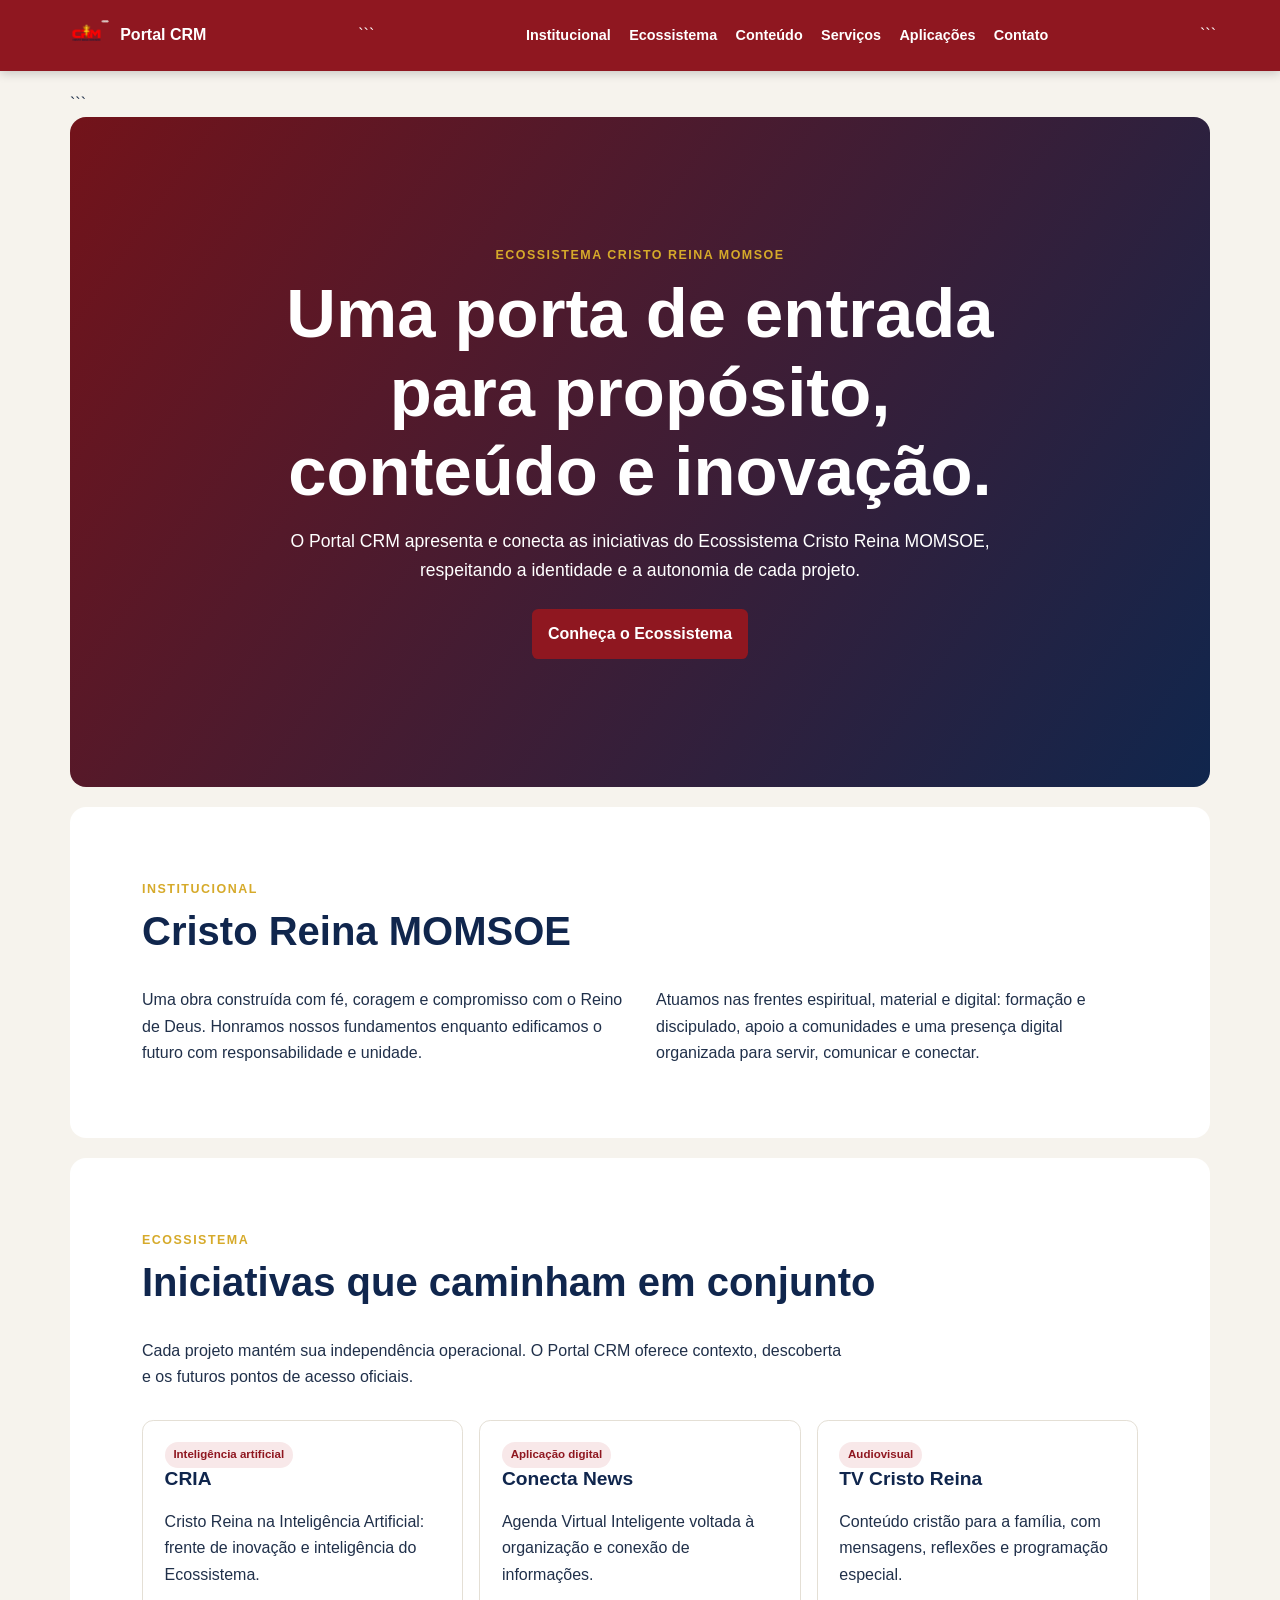
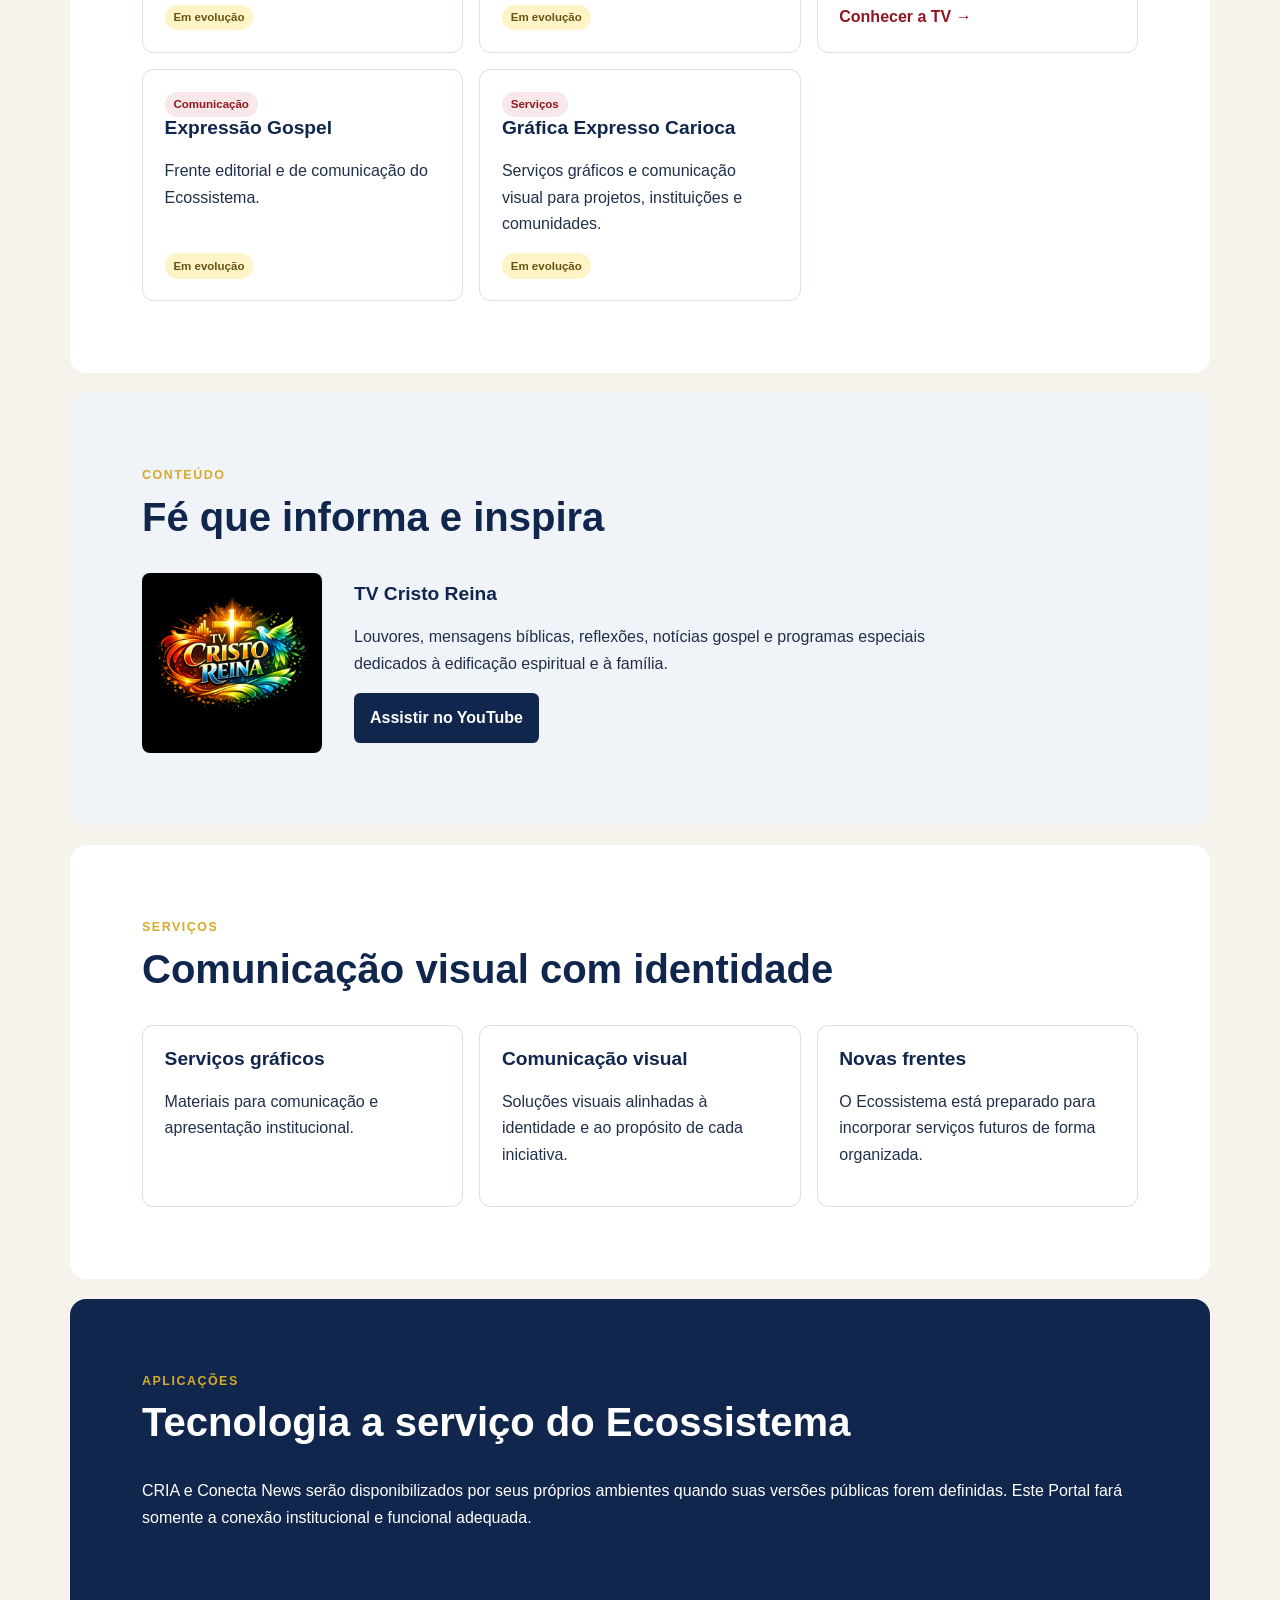
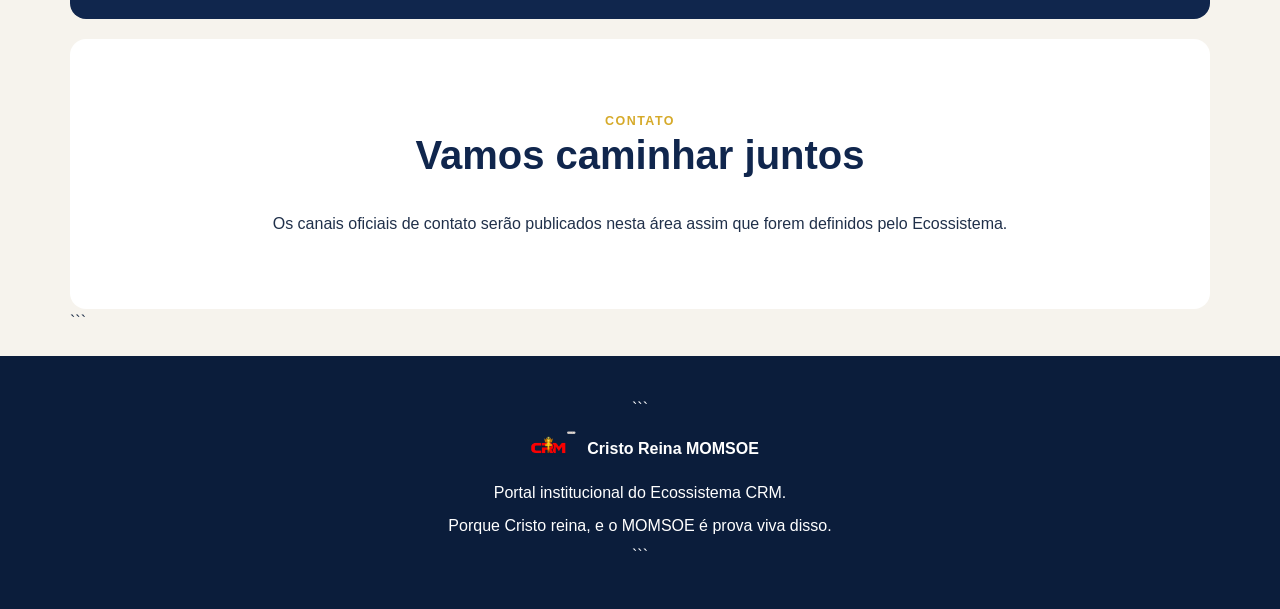
<file: index.html>
<!doctype html>

<html lang="pt-BR">
<head>
  <meta charset="UTF-8">
  <meta name="viewport" content="width=device-width, initial-scale=1.0">
  <meta name="description" content="Portal institucional do Ecossistema Cristo Reina MOMSOE.">
  <title>Portal CRM | Cristo Reina MOMSOE</title>

  <link rel="stylesheet" href="css/style.css">
  <script src="js/script.js" defer></script>
</head>

<body>
  <a class="skip-link" href="#main-content">Pular para o conteúdo</a>

  <header class="site-header">
    <a class="brand" href="#inicio" aria-label="Portal CRM — início">
      <img src="assets/Logo_CRM.png" alt="Logo Cristo Reina MOMSOE">
      <span>Portal CRM</span>
    </a>

```
<button
  class="menu-toggle"
  type="button"
  aria-label="Abrir menu"
  aria-controls="main-nav"
  aria-expanded="false">
  ☰
</button>

<nav class="nav" id="main-nav" aria-label="Navegação principal">
  <ul>
    <li><a href="#institucional">Institucional</a></li>
    <li><a href="#ecossistema">Ecossistema</a></li>
    <li><a href="#conteudo">Conteúdo</a></li>
    <li><a href="#servicos">Serviços</a></li>
    <li><a href="#aplicacoes">Aplicações</a></li>
    <li><a href="#contato">Contato</a></li>
  </ul>
</nav>
```

  </header>

  <main id="main-content">

```
<section class="hero" id="inicio" aria-labelledby="hero-title">
  <p class="eyebrow">Ecossistema Cristo Reina MOMSOE</p>

  <h1 id="hero-title">
    Uma porta de entrada para propósito, conteúdo e inovação.
  </h1>

  <p>
    O Portal CRM apresenta e conecta as iniciativas do Ecossistema
    Cristo Reina MOMSOE, respeitando a identidade e a autonomia de cada projeto.
  </p>

  <a class="button" href="#ecossistema">
    Conheça o Ecossistema
  </a>
</section>

<section class="section" id="institucional" aria-labelledby="institucional-title">
  <p class="eyebrow">Institucional</p>

  <h2 id="institucional-title">
    Cristo Reina MOMSOE
  </h2>

  <div class="two-columns">
    <p>
      Uma obra construída com fé, coragem e compromisso com o Reino de Deus.
      Honramos nossos fundamentos enquanto edificamos o futuro com responsabilidade
      e unidade.
    </p>

    <p>
      Atuamos nas frentes espiritual, material e digital: formação e discipulado,
      apoio a comunidades e uma presença digital organizada para servir,
      comunicar e conectar.
    </p>
  </div>
</section>

<section class="section" id="ecossistema" aria-labelledby="ecossistema-title">
  <p class="eyebrow">Ecossistema</p>

  <h2 id="ecossistema-title">
    Iniciativas que caminham em conjunto
  </h2>

  <p class="section-intro">
    Cada projeto mantém sua independência operacional.
    O Portal CRM oferece contexto, descoberta e os futuros pontos
    de acesso oficiais.
  </p>

  <div class="card-grid">

    <article class="card">
      <span class="tag">Inteligência artificial</span>
      <h3>CRIA</h3>
      <p>
        Cristo Reina na Inteligência Artificial: frente de inovação
        e inteligência do Ecossistema.
      </p>
      <span class="status">Em evolução</span>
    </article>

    <article class="card">
      <span class="tag">Aplicação digital</span>
      <h3>Conecta News</h3>
      <p>
        Agenda Virtual Inteligente voltada à organização e conexão
        de informações.
      </p>
      <span class="status">Em evolução</span>
    </article>

    <article class="card">
      <span class="tag">Audiovisual</span>
      <h3>TV Cristo Reina</h3>
      <p>
        Conteúdo cristão para a família, com mensagens, reflexões
        e programação especial.
      </p>

      <a class="text-link" href="templates/tv.html">
        Conhecer a TV
        <span aria-hidden="true">→</span>
      </a>
    </article>

    <article class="card">
      <span class="tag">Comunicação</span>
      <h3>Expressão Gospel</h3>
      <p>
        Frente editorial e de comunicação do Ecossistema.
      </p>
      <span class="status">Em evolução</span>
    </article>

    <article class="card">
      <span class="tag">Serviços</span>
      <h3>Gráfica Expresso Carioca</h3>
      <p>
        Serviços gráficos e comunicação visual para projetos,
        instituições e comunidades.
      </p>
      <span class="status">Em evolução</span>
    </article>

  </div>
</section>

<section class="section section-tint" id="conteudo" aria-labelledby="conteudo-title">
  <p class="eyebrow">Conteúdo</p>

  <h2 id="conteudo-title">
    Fé que informa e inspira
  </h2>

  <div class="feature">
    <img
      src="assets/Logo_TV_Cristo_Reina.png"
      alt="Logo TV Cristo Reina">

    <div>
      <h3>TV Cristo Reina</h3>

      <p>
        Louvores, mensagens bíblicas, reflexões, notícias gospel
        e programas especiais dedicados à edificação espiritual
        e à família.
      </p>

      <a
        class="button button-secondary"
        href="https://www.youtube.com/@cristoreinamomsoetv3836"
        target="_blank"
        rel="noopener noreferrer">
        Assistir no YouTube
      </a>
    </div>
  </div>
</section>

<section class="section" id="servicos" aria-labelledby="servicos-title">
  <p class="eyebrow">Serviços</p>

  <h2 id="servicos-title">
    Comunicação visual com identidade
  </h2>

  <div class="card-grid three">

    <article class="card">
      <h3>Serviços gráficos</h3>
      <p>
        Materiais para comunicação e apresentação institucional.
      </p>
    </article>

    <article class="card">
      <h3>Comunicação visual</h3>
      <p>
        Soluções visuais alinhadas à identidade e ao propósito
        de cada iniciativa.
      </p>
    </article>

    <article class="card">
      <h3>Novas frentes</h3>
      <p>
        O Ecossistema está preparado para incorporar serviços
        futuros de forma organizada.
      </p>
    </article>

  </div>
</section>

<section class="section section-dark" id="aplicacoes" aria-labelledby="aplicacoes-title">
  <p class="eyebrow">Aplicações</p>

  <h2 id="aplicacoes-title">
    Tecnologia a serviço do Ecossistema
  </h2>

  <p>
    CRIA e Conecta News serão disponibilizados por seus próprios
    ambientes quando suas versões públicas forem definidas.
    Este Portal fará somente a conexão institucional e funcional adequada.
  </p>
</section>

<section class="section contact" id="contato" aria-labelledby="contato-title">
  <p class="eyebrow">Contato</p>

  <h2 id="contato-title">
    Vamos caminhar juntos
  </h2>

  <p>
    Os canais oficiais de contato serão publicados nesta área
    assim que forem definidos pelo Ecossistema.
  </p>
</section>
```

  </main>

  <footer class="site-footer">

```
<a class="brand" href="#inicio">
  <img src="assets/Logo_CRM.png" alt="">
  <span>Cristo Reina MOMSOE</span>
</a>

<p>
  Portal institucional do Ecossistema CRM.
</p>

<p>
  Porque Cristo reina, e o MOMSOE é prova viva disso.
</p>
```

  </footer>

</body>
</html>
</file>
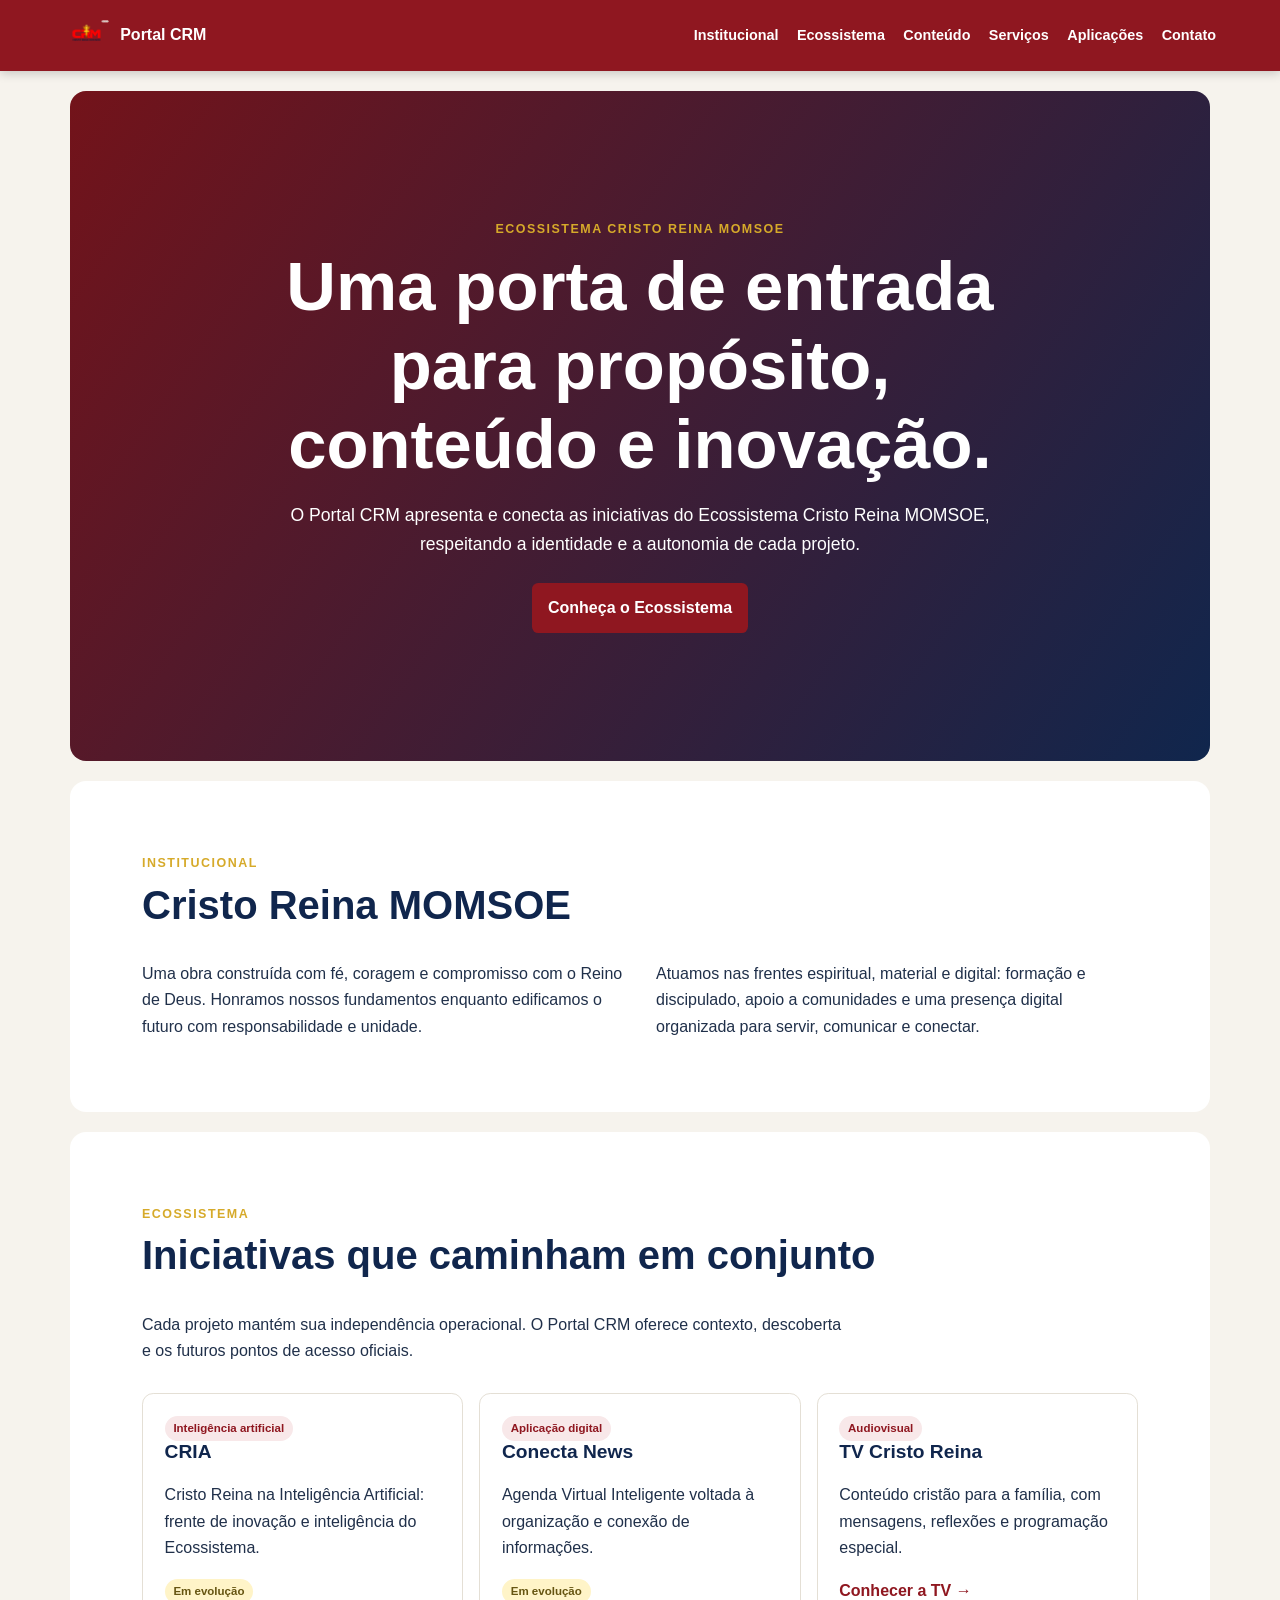
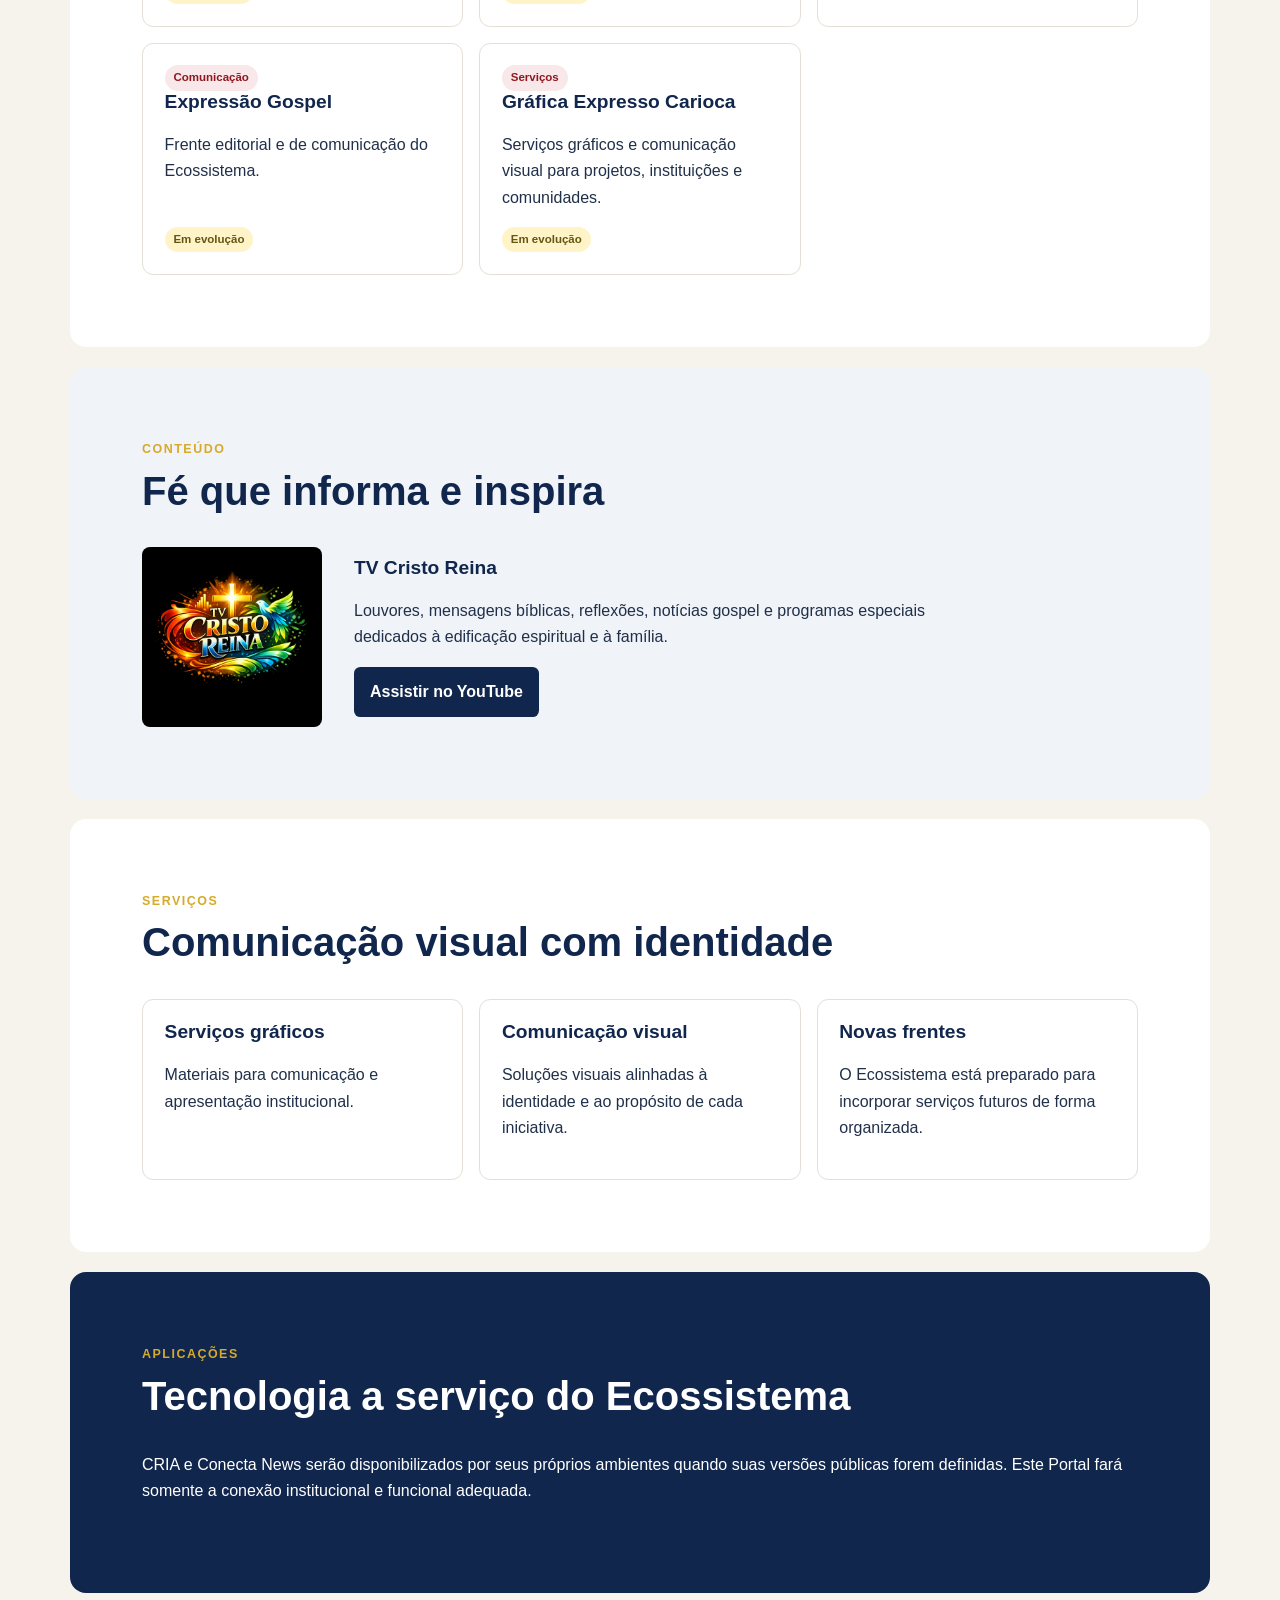
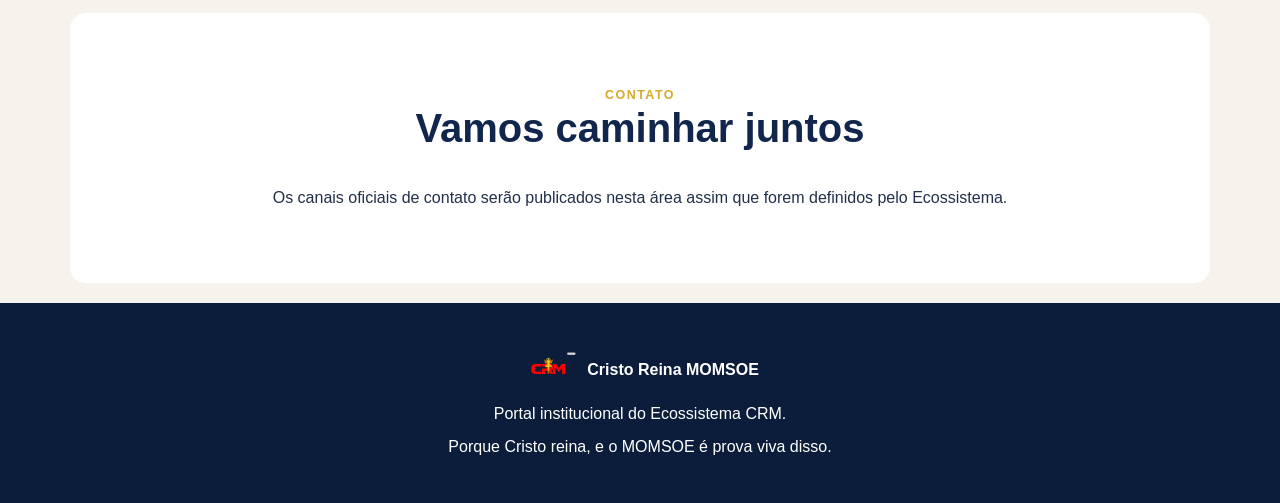
<file: templates/index.html>
<!doctype html>
<html lang="pt-BR">
<head>
  <meta charset="UTF-8">
  <meta name="viewport" content="width=device-width, initial-scale=1.0">
  <meta name="description" content="Portal institucional do Ecossistema Cristo Reina MOMSOE.">
  <title>Portal CRM | Cristo Reina MOMSOE</title>
  <link rel="stylesheet" href="../css/style.css">
  <script src="../js/script.js" defer></script>
</head>
<body>
  <a class="skip-link" href="#main-content">Pular para o conteúdo</a>
  <header class="site-header">
    <a class="brand" href="#inicio" aria-label="Portal CRM — início"><img src="../assets/Logo_CRM.png" alt="Logo Cristo Reina MOMSOE"><span>Portal CRM</span></a>
    <button class="menu-toggle" type="button" aria-label="Abrir menu" aria-controls="main-nav" aria-expanded="false">☰</button>
    <nav class="nav" id="main-nav" aria-label="Navegação principal">
      <ul><li><a href="#institucional">Institucional</a></li><li><a href="#ecossistema">Ecossistema</a></li><li><a href="#conteudo">Conteúdo</a></li><li><a href="#servicos">Serviços</a></li><li><a href="#aplicacoes">Aplicações</a></li><li><a href="#contato">Contato</a></li></ul>
    </nav>
  </header>

  <main id="main-content">
    <section class="hero" id="inicio" aria-labelledby="hero-title">
      <p class="eyebrow">Ecossistema Cristo Reina MOMSOE</p>
      <h1 id="hero-title">Uma porta de entrada para propósito, conteúdo e inovação.</h1>
      <p>O Portal CRM apresenta e conecta as iniciativas do Ecossistema Cristo Reina MOMSOE, respeitando a identidade e a autonomia de cada projeto.</p>
      <a class="button" href="#ecossistema">Conheça o Ecossistema</a>
    </section>

    <section class="section" id="institucional" aria-labelledby="institucional-title">
      <p class="eyebrow">Institucional</p><h2 id="institucional-title">Cristo Reina MOMSOE</h2>
      <div class="two-columns"><p>Uma obra construída com fé, coragem e compromisso com o Reino de Deus. Honramos nossos fundamentos enquanto edificamos o futuro com responsabilidade e unidade.</p><p>Atuamos nas frentes espiritual, material e digital: formação e discipulado, apoio a comunidades e uma presença digital organizada para servir, comunicar e conectar.</p></div>
    </section>

    <section class="section" id="ecossistema" aria-labelledby="ecossistema-title">
      <p class="eyebrow">Ecossistema</p><h2 id="ecossistema-title">Iniciativas que caminham em conjunto</h2>
      <p class="section-intro">Cada projeto mantém sua independência operacional. O Portal CRM oferece contexto, descoberta e os futuros pontos de acesso oficiais.</p>
      <div class="card-grid">
        <article class="card"><span class="tag">Inteligência artificial</span><h3>CRIA</h3><p>Cristo Reina na Inteligência Artificial: frente de inovação e inteligência do Ecossistema.</p><span class="status">Em evolução</span></article>
        <article class="card"><span class="tag">Aplicação digital</span><h3>Conecta News</h3><p>Agenda Virtual Inteligente voltada à organização e conexão de informações.</p><span class="status">Em evolução</span></article>
        <article class="card"><span class="tag">Audiovisual</span><h3>TV Cristo Reina</h3><p>Conteúdo cristão para a família, com mensagens, reflexões e programação especial.</p><a class="text-link" href="tv.html">Conhecer a TV <span aria-hidden="true">→</span></a></article>
        <article class="card"><span class="tag">Comunicação</span><h3>Expressão Gospel</h3><p>Frente editorial e de comunicação do Ecossistema.</p><span class="status">Em evolução</span></article>
        <article class="card"><span class="tag">Serviços</span><h3>Gráfica Expresso Carioca</h3><p>Serviços gráficos e comunicação visual para projetos, instituições e comunidades.</p><span class="status">Em evolução</span></article>
      </div>
    </section>

    <section class="section section-tint" id="conteudo" aria-labelledby="conteudo-title">
      <p class="eyebrow">Conteúdo</p><h2 id="conteudo-title">Fé que informa e inspira</h2>
      <div class="feature"><img src="../assets/Logo_TV_Cristo_Reina.png" alt="Logo TV Cristo Reina"><div><h3>TV Cristo Reina</h3><p>Louvores, mensagens bíblicas, reflexões, notícias gospel e programas especiais dedicados à edificação espiritual e à família.</p><a class="button button-secondary" href="https://www.youtube.com/@cristoreinamomsoetv3836" target="_blank" rel="noopener noreferrer">Assistir no YouTube</a></div></div>
    </section>

    <section class="section" id="servicos" aria-labelledby="servicos-title">
      <p class="eyebrow">Serviços</p><h2 id="servicos-title">Comunicação visual com identidade</h2>
      <div class="card-grid three"><article class="card"><h3>Serviços gráficos</h3><p>Materiais para comunicação e apresentação institucional.</p></article><article class="card"><h3>Comunicação visual</h3><p>Soluções visuais alinhadas à identidade e ao propósito de cada iniciativa.</p></article><article class="card"><h3>Novas frentes</h3><p>O Ecossistema está preparado para incorporar serviços futuros de forma organizada.</p></article></div>
    </section>

    <section class="section section-dark" id="aplicacoes" aria-labelledby="aplicacoes-title">
      <p class="eyebrow">Aplicações</p><h2 id="aplicacoes-title">Tecnologia a serviço do Ecossistema</h2><p>CRIA e Conecta News serão disponibilizados por seus próprios ambientes quando suas versões públicas forem definidas. Este Portal fará somente a conexão institucional e funcional adequada.</p>
    </section>

    <section class="section contact" id="contato" aria-labelledby="contato-title">
      <p class="eyebrow">Contato</p><h2 id="contato-title">Vamos caminhar juntos</h2><p>Os canais oficiais de contato serão publicados nesta área assim que forem definidos pelo Ecossistema.</p>
    </section>
  </main>

  <footer class="site-footer"><a class="brand" href="#inicio"><img src="../assets/Logo_CRM.png" alt=""><span>Cristo Reina MOMSOE</span></a><p>Portal institucional do Ecossistema CRM.</p><p>Porque Cristo reina, e o MOMSOE é prova viva disso.</p></footer>
</body>
</html>
</file>
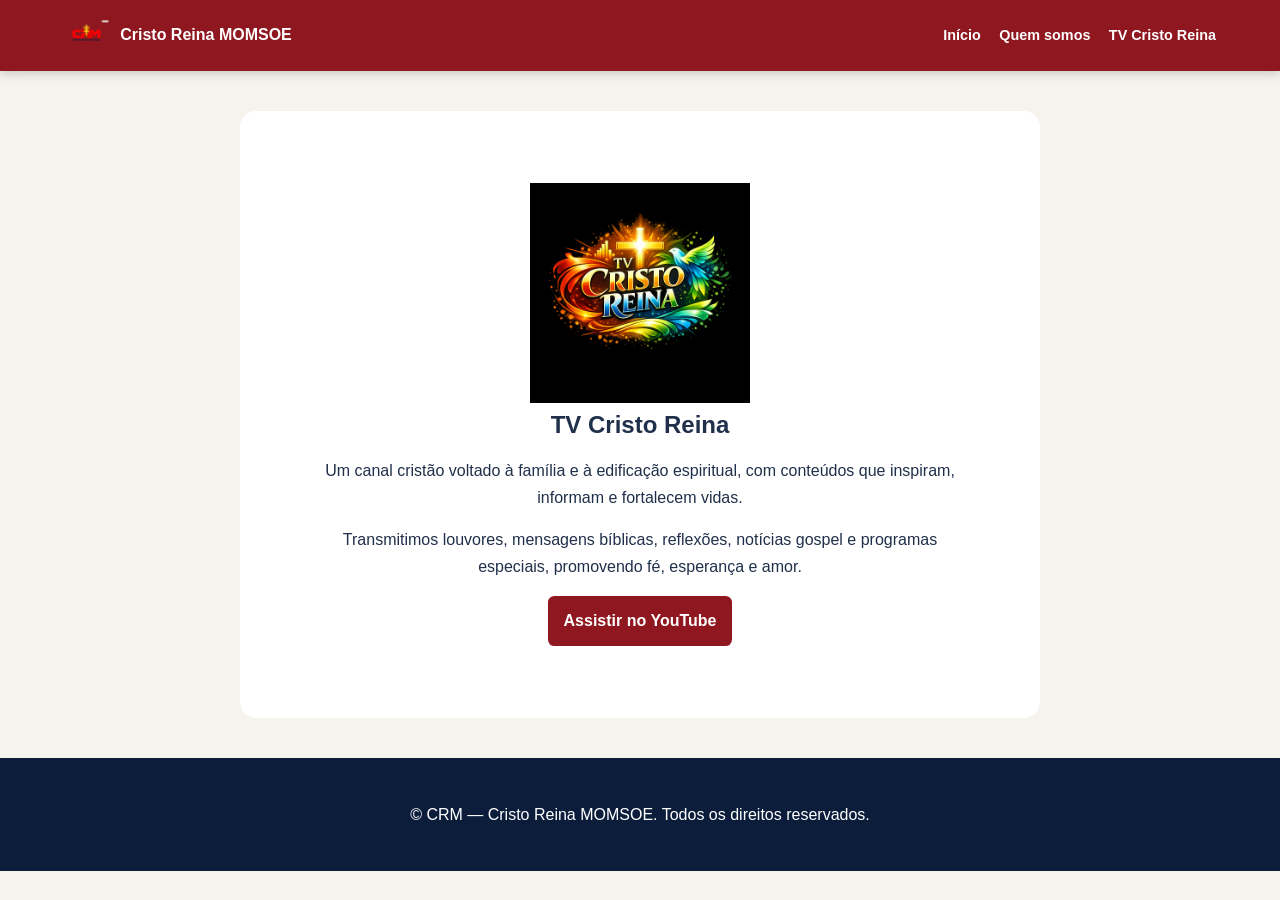
<file: templates/tv.html>
<!doctype html>
<html lang="pt-BR">
<head>
  <meta charset="UTF-8">
  <meta name="viewport" content="width=device-width, initial-scale=1.0">
  <meta name="description" content="TV Cristo Reina: conteúdo cristão para toda a família.">
  <title>TV Cristo Reina</title>
  <link rel="stylesheet" href="../css/style.css">
  <script src="../js/script.js" defer></script>
</head>
<body>
  <header class="site-header">
    <a class="brand" href="index.html"><img src="../assets/Logo_CRM.png" alt="Logo Cristo Reina MOMSOE"><span>Cristo Reina MOMSOE</span></a>
    <button class="menu-toggle" type="button" aria-label="Abrir menu" aria-controls="main-nav" aria-expanded="false">☰</button>
    <nav class="nav" id="main-nav" aria-label="Navegação principal"><ul><li><a href="index.html">Início</a></li><li><a href="index.html#quem-somos">Quem somos</a></li><li><a href="tv.html" aria-current="page">TV Cristo Reina</a></li></ul></nav>
  </header>
  <main><section class="content-section tv-card"><img src="../assets/Logo_TV_Cristo_Reina.png" alt="Logo TV Cristo Reina" class="logo-tv"><h1>TV Cristo Reina</h1><p>Um canal cristão voltado à família e à edificação espiritual, com conteúdos que inspiram, informam e fortalecem vidas.</p><p>Transmitimos louvores, mensagens bíblicas, reflexões, notícias gospel e programas especiais, promovendo fé, esperança e amor.</p><a class="button" href="https://www.youtube.com/@cristoreinamomsoetv3836" target="_blank" rel="noopener noreferrer">Assistir no YouTube</a></section></main>
  <footer class="site-footer"><p>© CRM — Cristo Reina MOMSOE. Todos os direitos reservados.</p></footer>
</body>
</html>
</file>
<file: css/style.css>
:root { --wine:#8f1720; --navy:#10264d; --gold:#d6aa2a; --ink:#20304a; --paper:#fff; --sand:#f6f3ed; --line:#e4dfd5; }
* { box-sizing:border-box; }
html { scroll-behavior:smooth; }
body { margin:0; color:var(--ink); background:var(--sand); font:16px/1.65 Arial,sans-serif; }
h1,h2,h3,p { margin-top:0; } h1,h2,h3 { line-height:1.15; } h2 { color:var(--navy); font-size:clamp(1.8rem,4vw,2.5rem); } h3 { color:var(--navy); font-size:1.2rem; }
a:focus-visible,button:focus-visible { outline:3px solid var(--gold); outline-offset:3px; }
.skip-link { position:absolute; left:-999px; z-index:10; padding:.5rem 1rem; background:#fff; color:var(--navy); } .skip-link:focus { left:1rem; top:1rem; }
.site-header { position:sticky; top:0; z-index:5; display:flex; align-items:center; justify-content:space-between; gap:1.5rem; padding:.8rem max(5vw,1.25rem); background:var(--wine); color:#fff; box-shadow:0 2px 10px #0003; }
.brand { display:flex; align-items:center; gap:.7rem; color:inherit; font-weight:700; text-decoration:none; white-space:nowrap; } .brand img { width:45px; height:45px; object-fit:contain; }
.nav ul { display:flex; gap:1.15rem; margin:0; padding:0; list-style:none; } .nav a { color:#fff; font-size:.9rem; font-weight:700; text-decoration:none; } .nav a:hover { color:#ffe28b; }
.menu-toggle { display:none; color:#fff; background:transparent; border:1px solid #fff; border-radius:.3rem; font-size:1.25rem; }
main { max-width:1180px; margin:auto; padding:1.25rem; }
.hero { padding:clamp(4rem,11vw,8rem) clamp(1.5rem,7vw,6rem); text-align:center; color:#fff; background:linear-gradient(125deg,#73131a,#10264d); border-radius:1rem; } .hero h1 { max-width:800px; margin:.5rem auto 1rem; font-size:clamp(2.35rem,6vw,4.3rem); } .hero p:not(.eyebrow) { max-width:700px; margin:0 auto 1.5rem; font-size:1.1rem; }
.eyebrow { margin-bottom:.5rem; color:var(--gold); font-size:.78rem; font-weight:700; letter-spacing:.12em; text-transform:uppercase; }
.section { margin-top:1.25rem; padding:clamp(2rem,6vw,4.5rem); background:var(--paper); border-radius:1rem; } .section-intro { max-width:700px; }
.two-columns { display:grid; grid-template-columns:1fr 1fr; gap:2rem; } .two-columns p { margin:0; }
.card-grid { display:grid; grid-template-columns:repeat(3,1fr); gap:1rem; margin-top:1.8rem; } .card { display:flex; flex-direction:column; padding:1.35rem; border:1px solid var(--line); border-radius:.7rem; background:#fff; } .card p { flex:1; } .tag,.status { width:max-content; padding:.2rem .55rem; border-radius:99px; font-size:.72rem; font-weight:700; } .tag { color:var(--wine); background:#f8e8e9; } .status { color:#665512; background:#fff4c8; }.text-link { color:var(--wine); font-weight:700; text-decoration:none; }
.section-tint { background:#f0f3f8; }.feature { display:grid; grid-template-columns:180px 1fr; align-items:center; gap:2rem; max-width:800px; }.feature img { width:100%; border-radius:.5rem; }.button { display:inline-block; padding:.75rem 1rem; border-radius:.4rem; color:#fff; background:var(--wine); font-weight:700; text-decoration:none; }.button:hover { background:#681117; }.button-secondary { background:var(--navy); }
.section-dark { color:#fff; background:var(--navy); }.section-dark h2 { color:#fff; }.contact { text-align:center; }.contact p { margin-bottom:0; }.site-footer { display:flex; flex-direction:column; align-items:center; padding:2.5rem 1.25rem; color:#fff; background:#0b1d3b; text-align:center; }.site-footer p { margin:.2rem 0; }.site-footer .brand img { width:55px; height:55px; }
.content-section { max-width:800px; margin:1.25rem auto; padding:clamp(2rem,6vw,4.5rem); background:var(--paper); border-radius:1rem; text-align:center; }.logo-tv { max-width:220px; height:auto; }
@media (max-width:850px) { .menu-toggle{display:block;padding:.25rem .55rem}.site-header{flex-wrap:wrap}.nav{display:none;width:100%}.nav.active{display:block}.nav ul{flex-direction:column;gap:.8rem;padding-top:.5rem}.card-grid{grid-template-columns:1fr 1fr} }
@media (max-width:560px) { main{padding:.75rem}.hero,.section{border-radius:.65rem}.two-columns,.feature,.card-grid,.card-grid.three{grid-template-columns:1fr}.feature img{max-width:180px}.site-header{gap:.75rem} }
</file>
